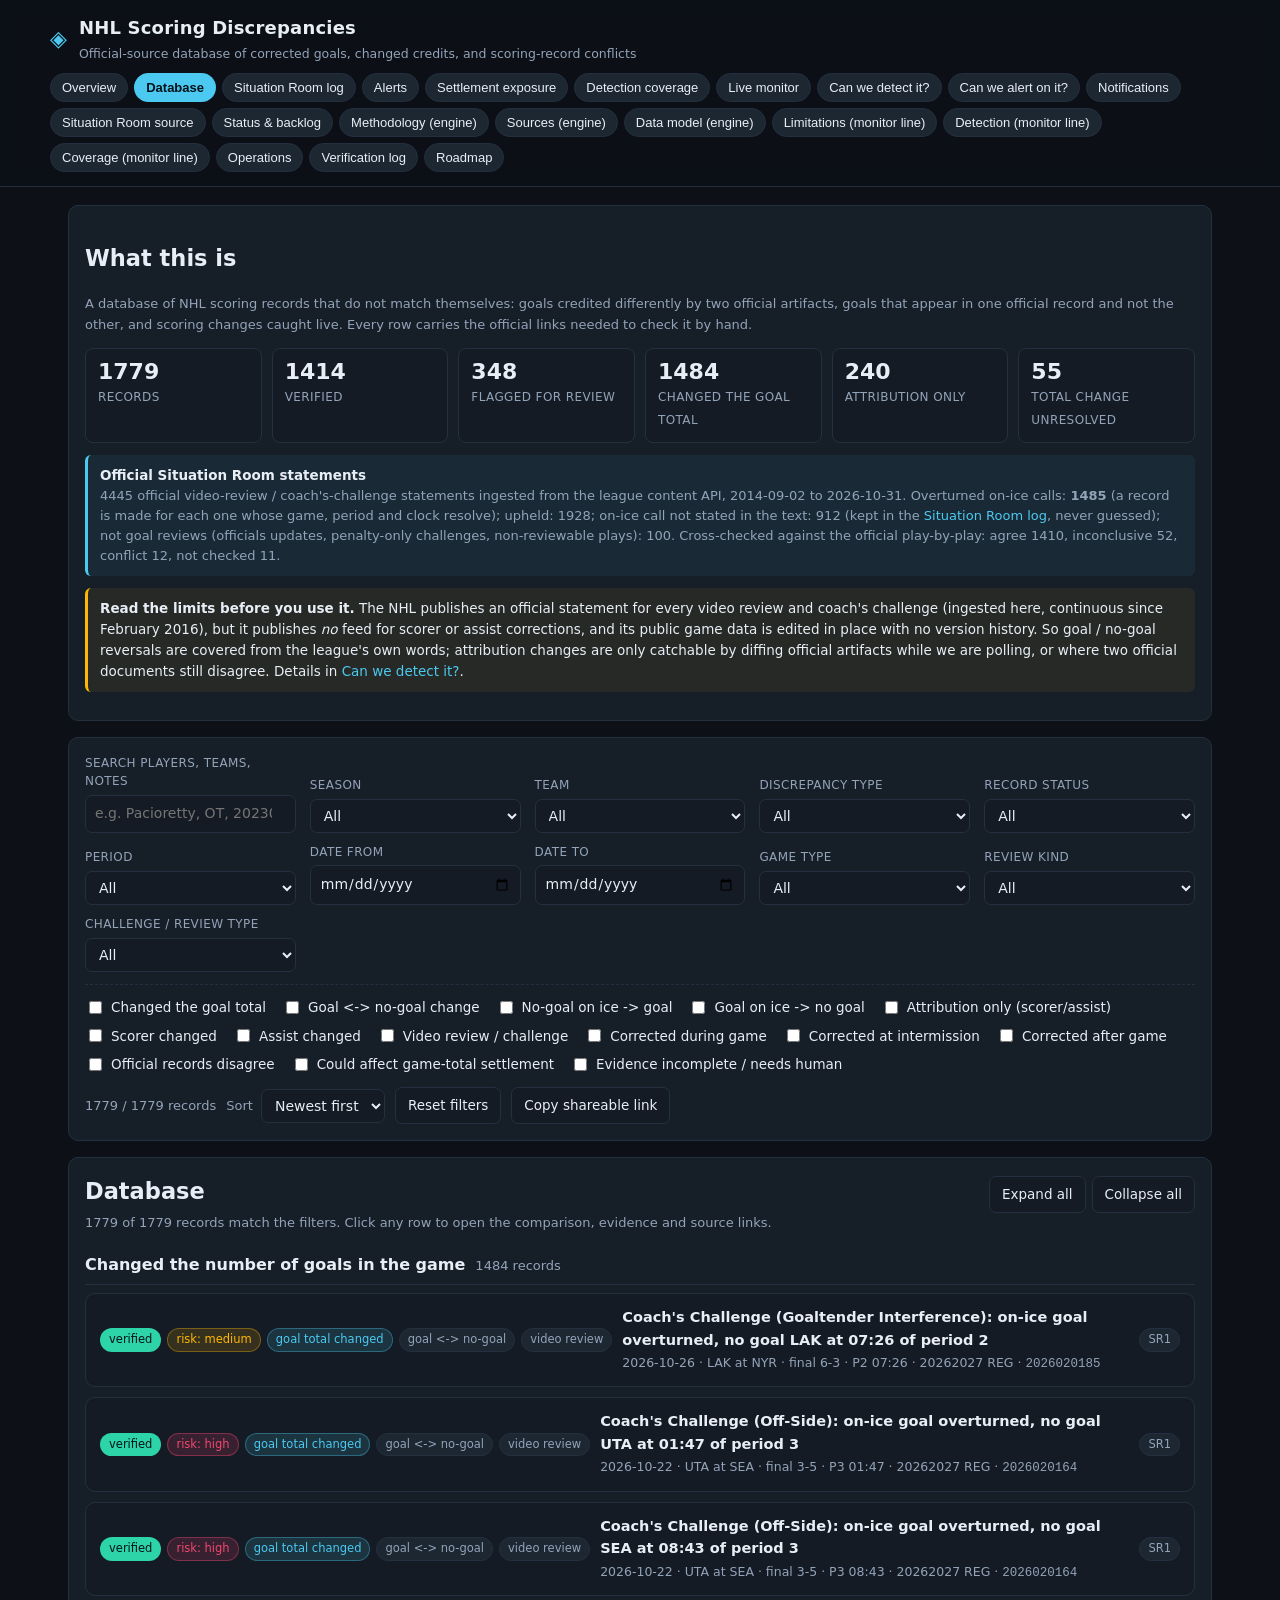
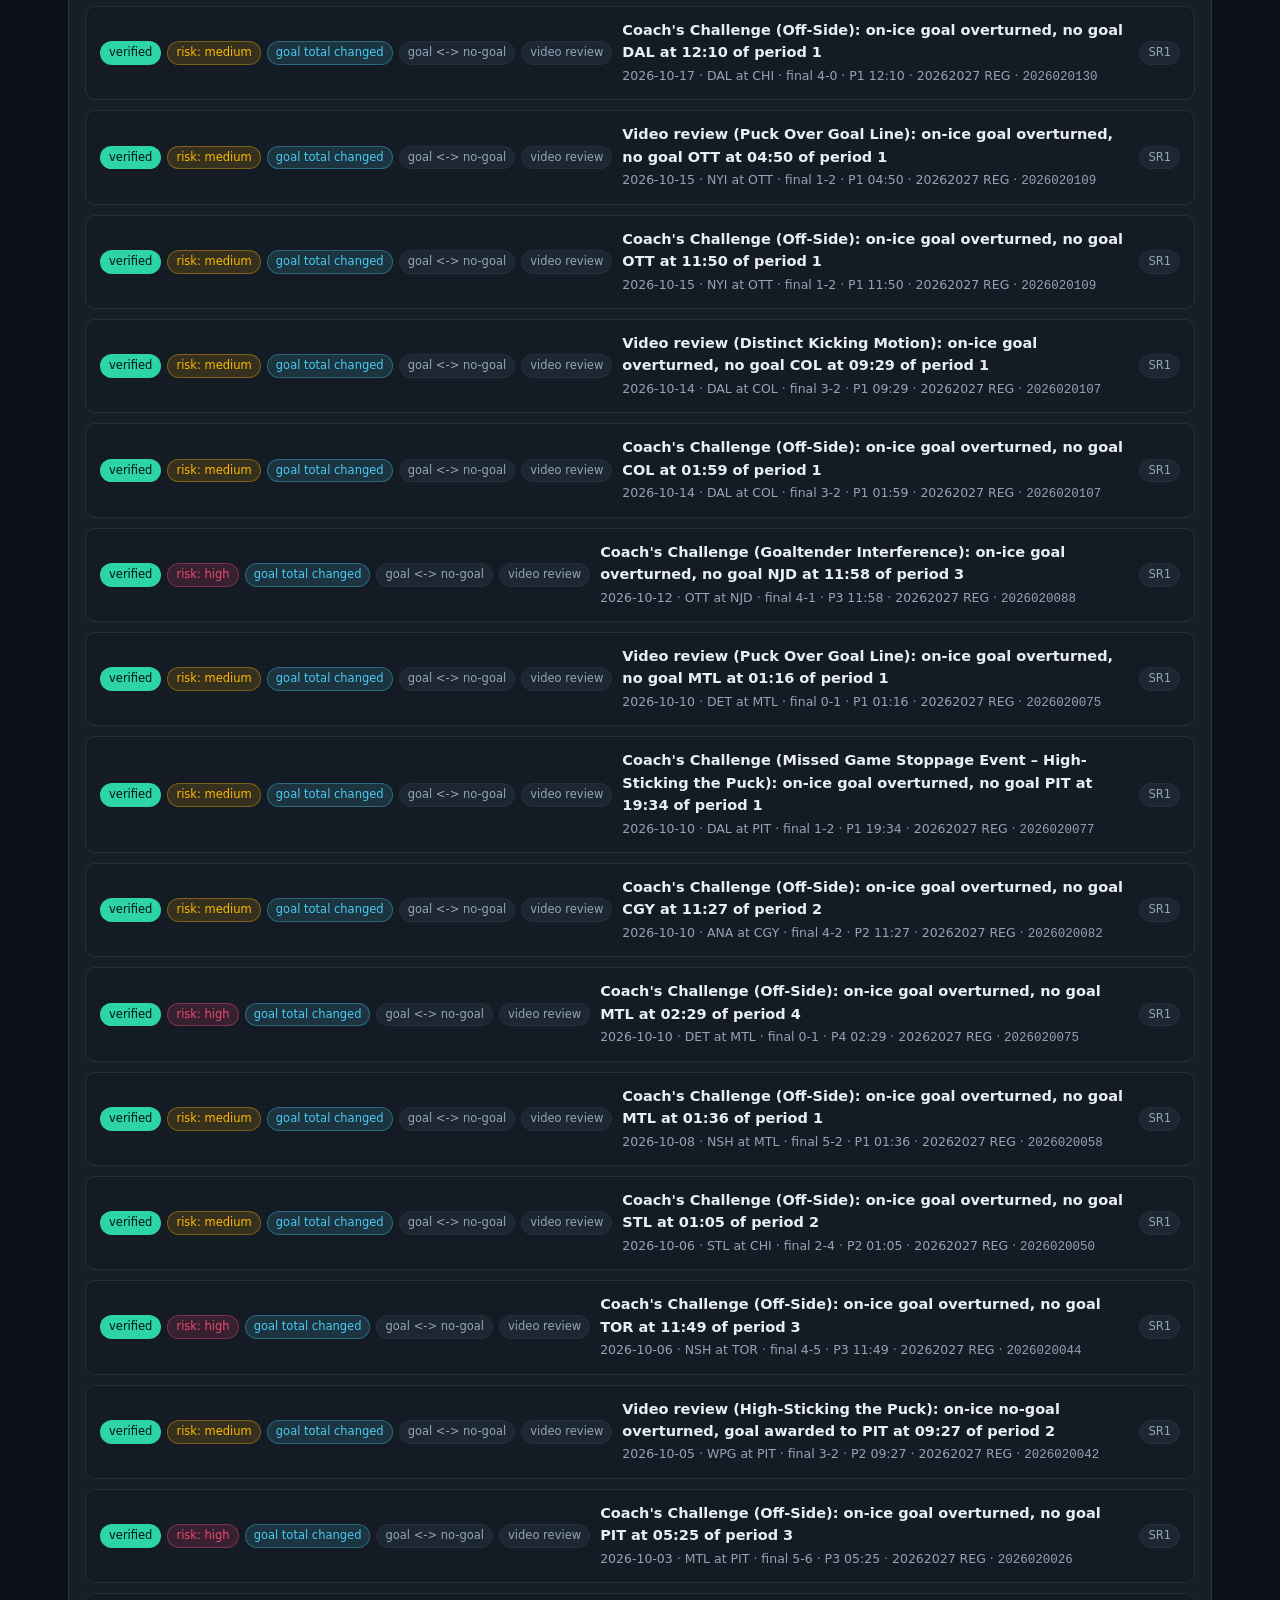
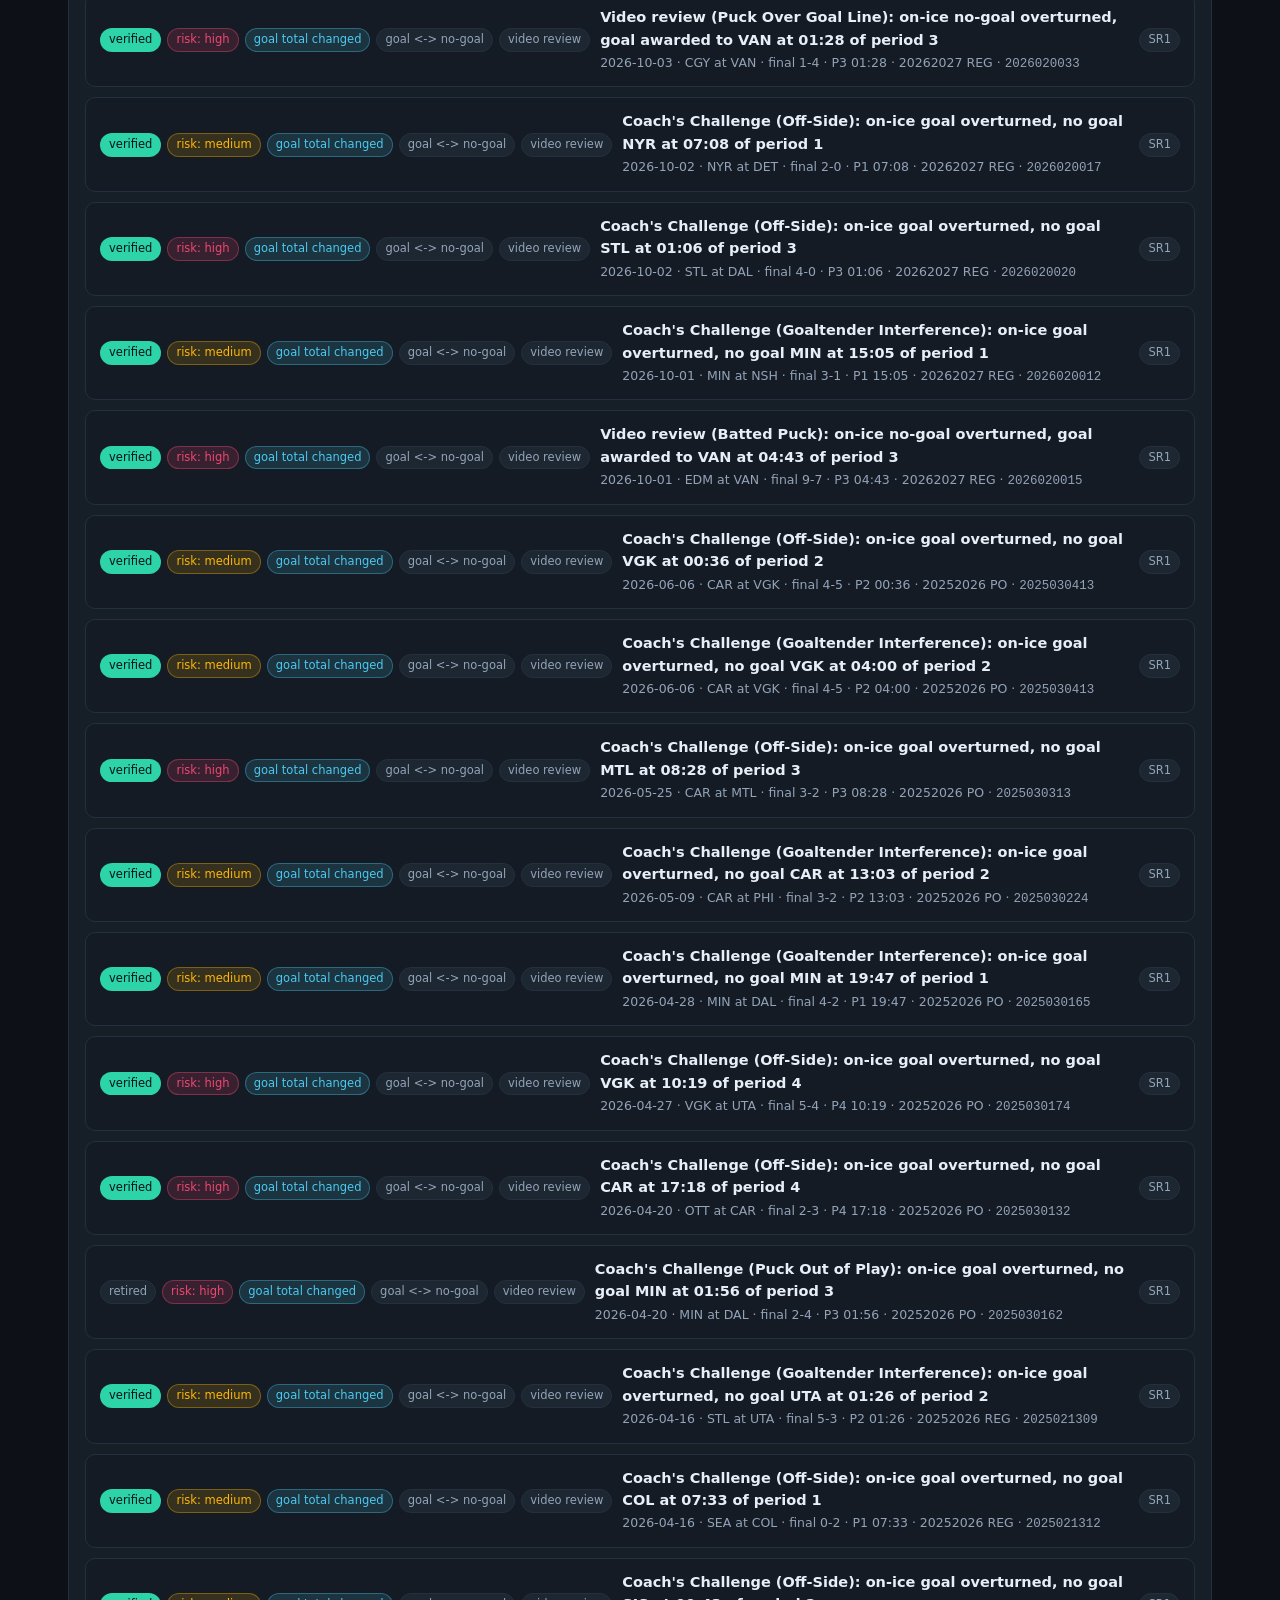
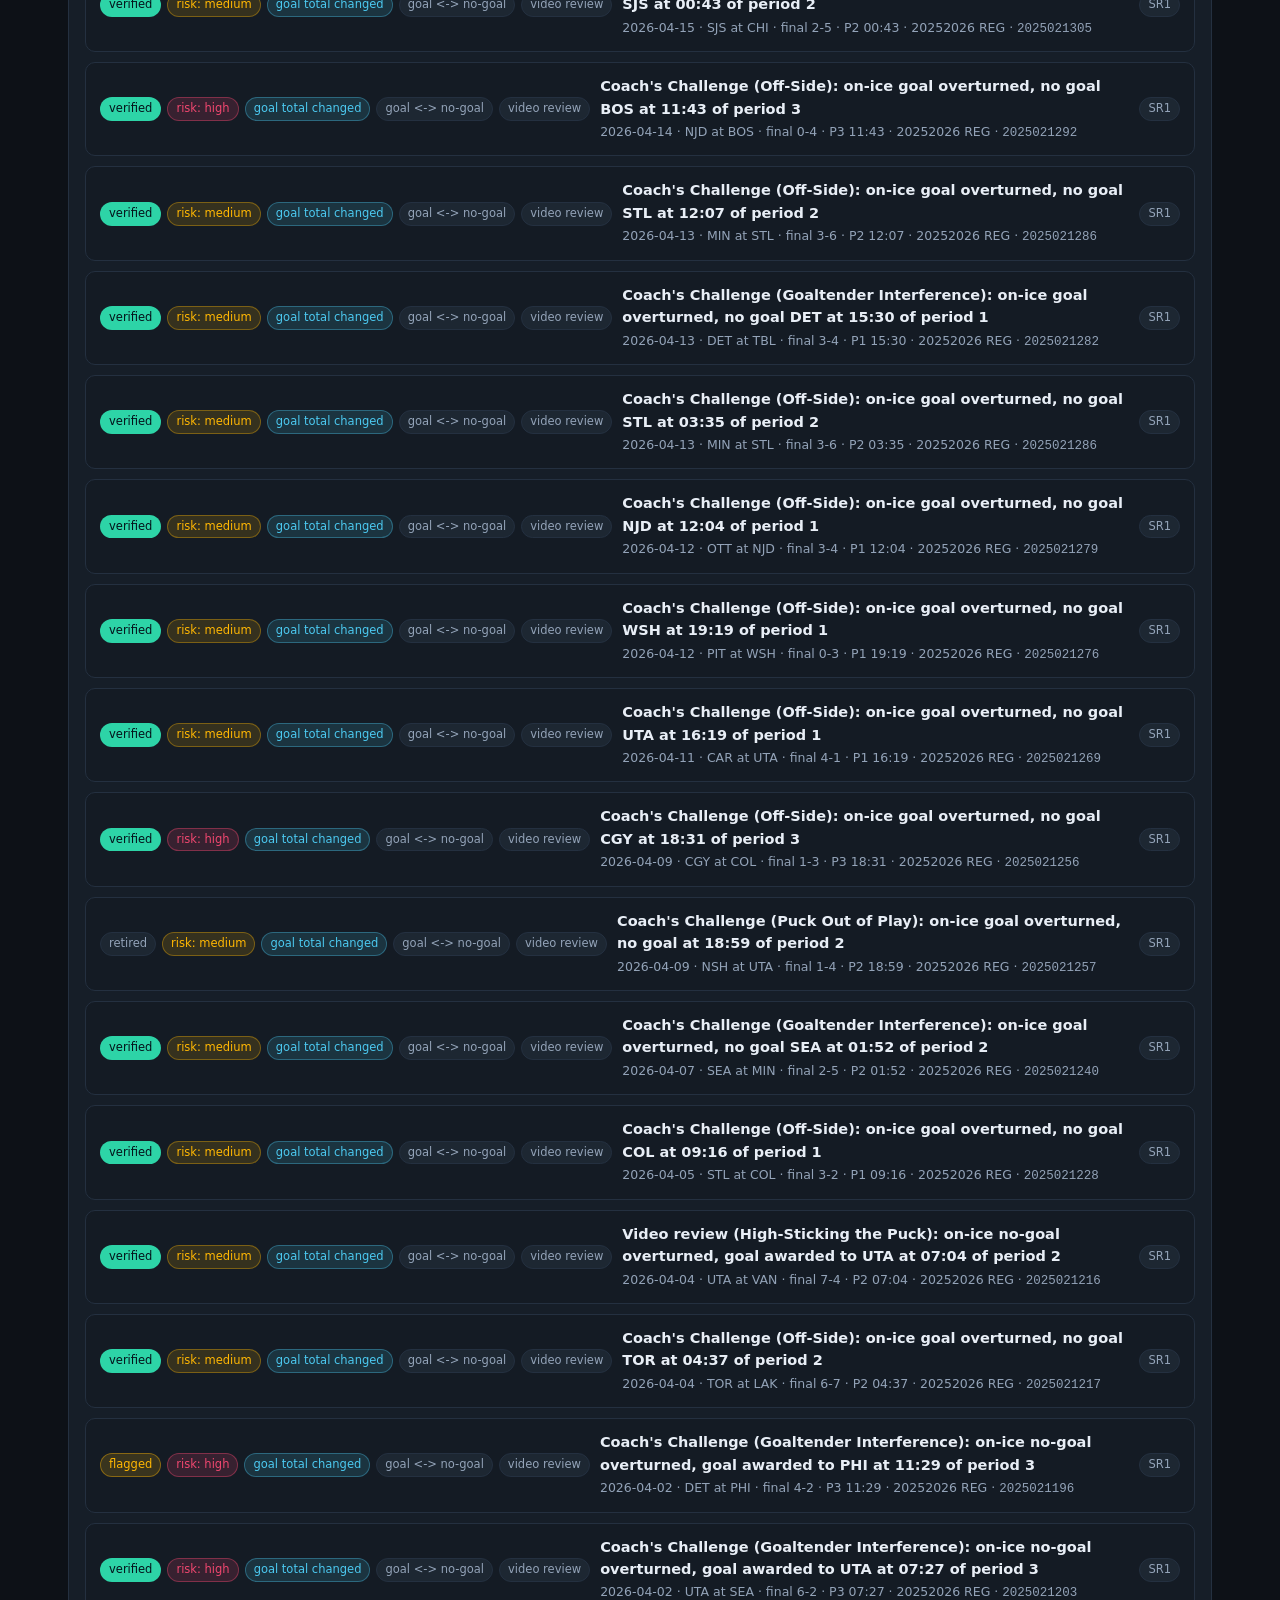
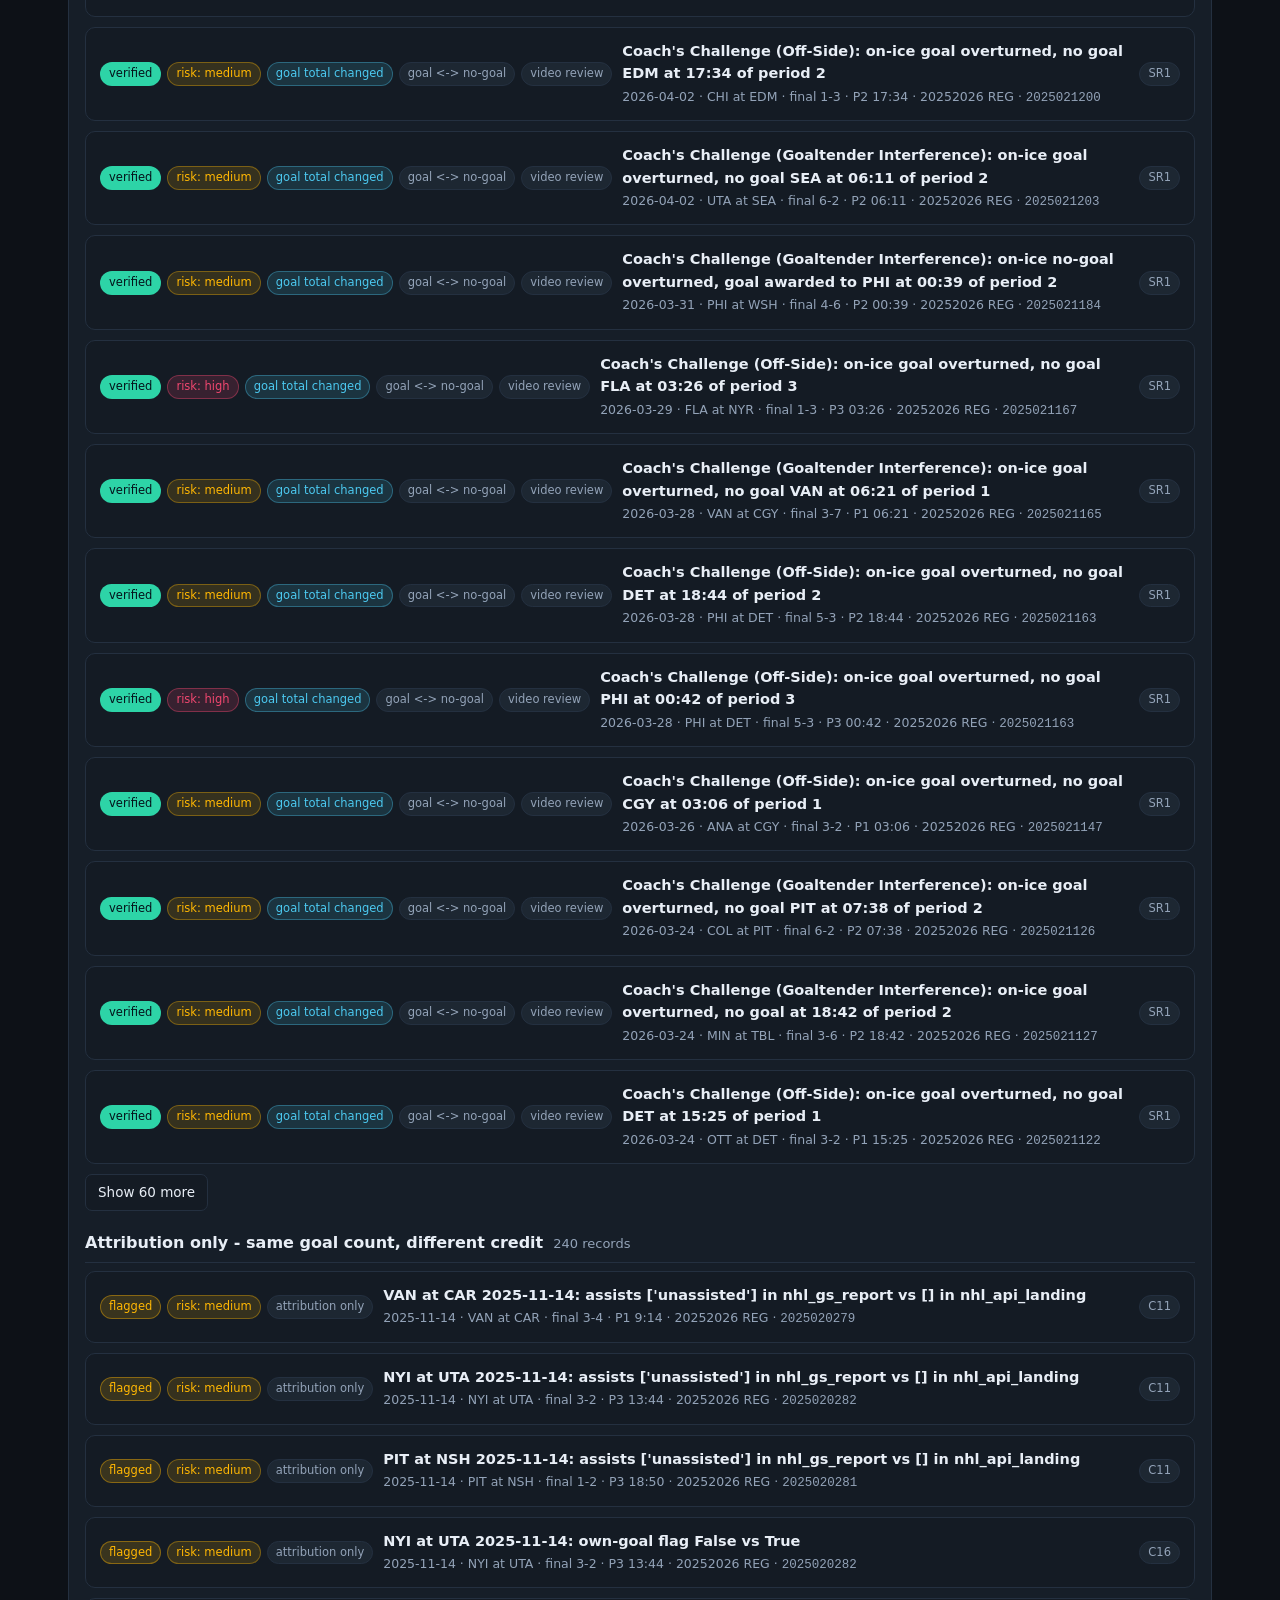
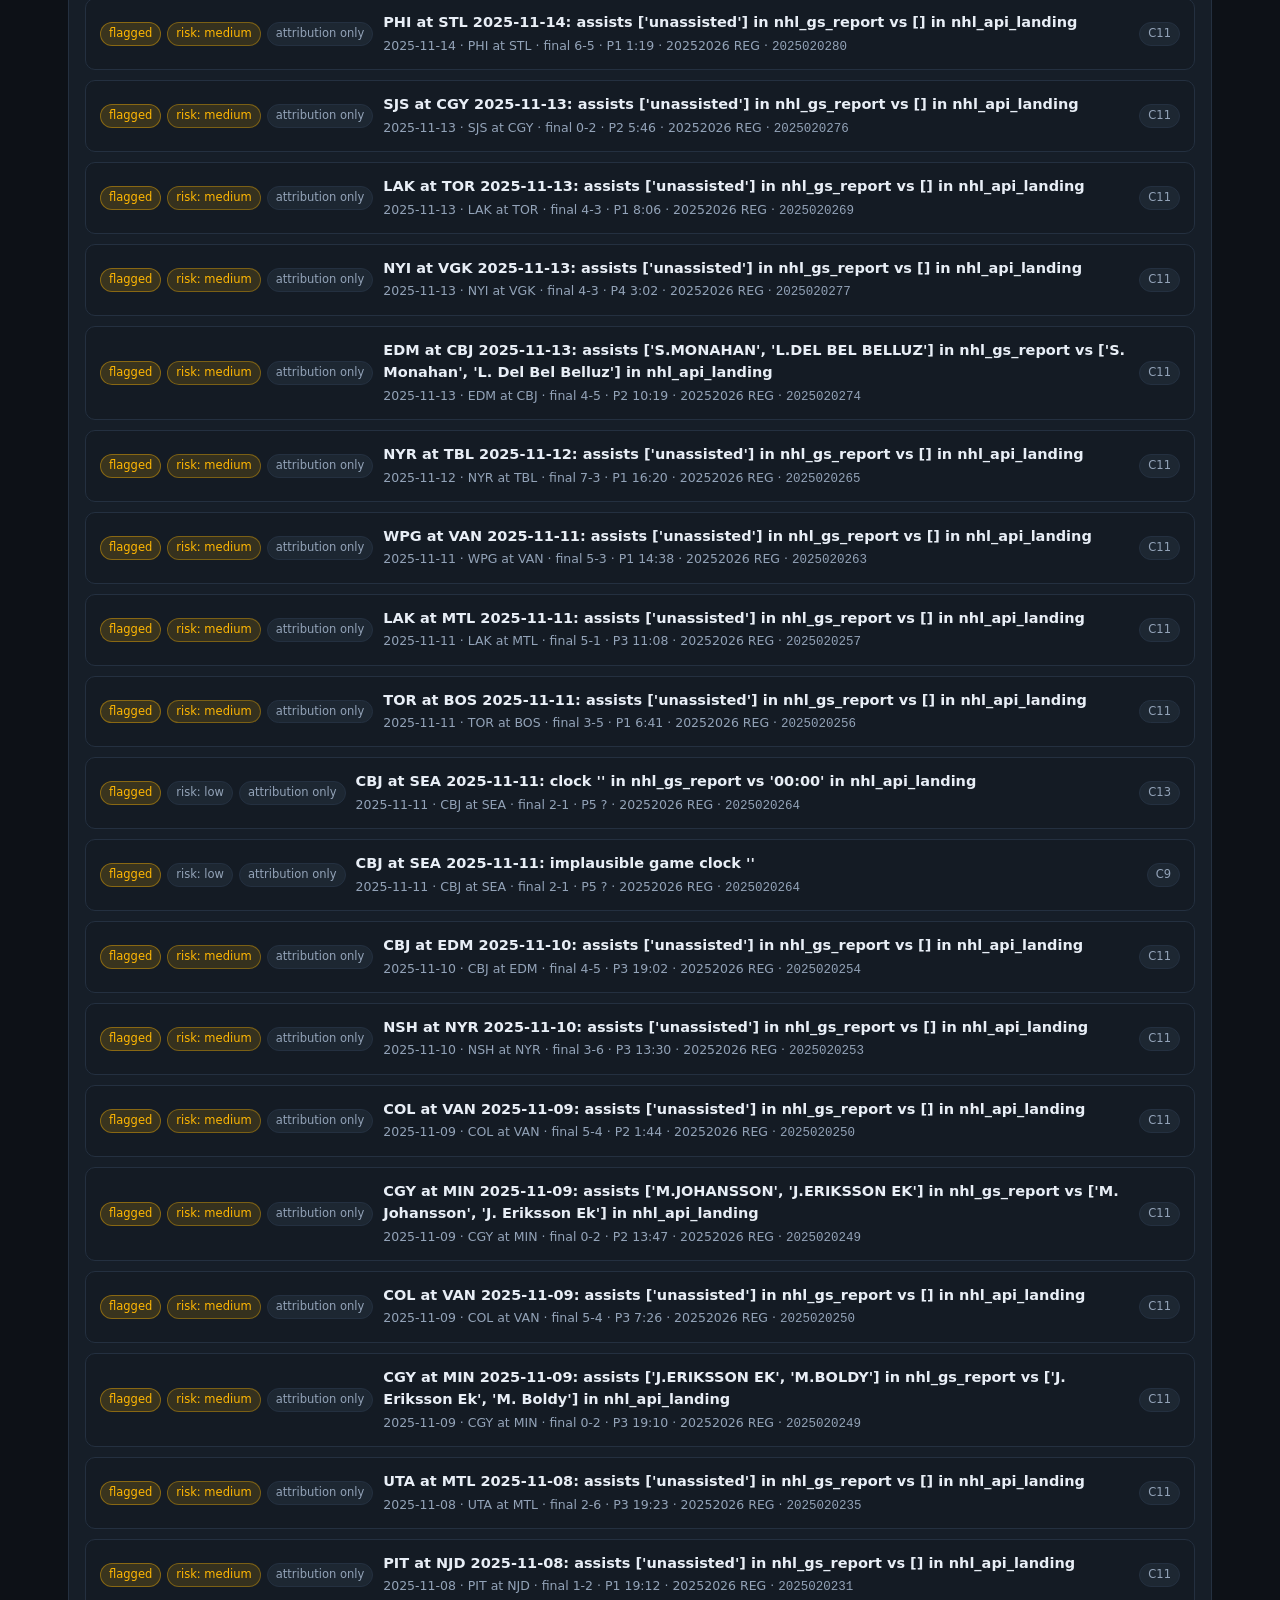
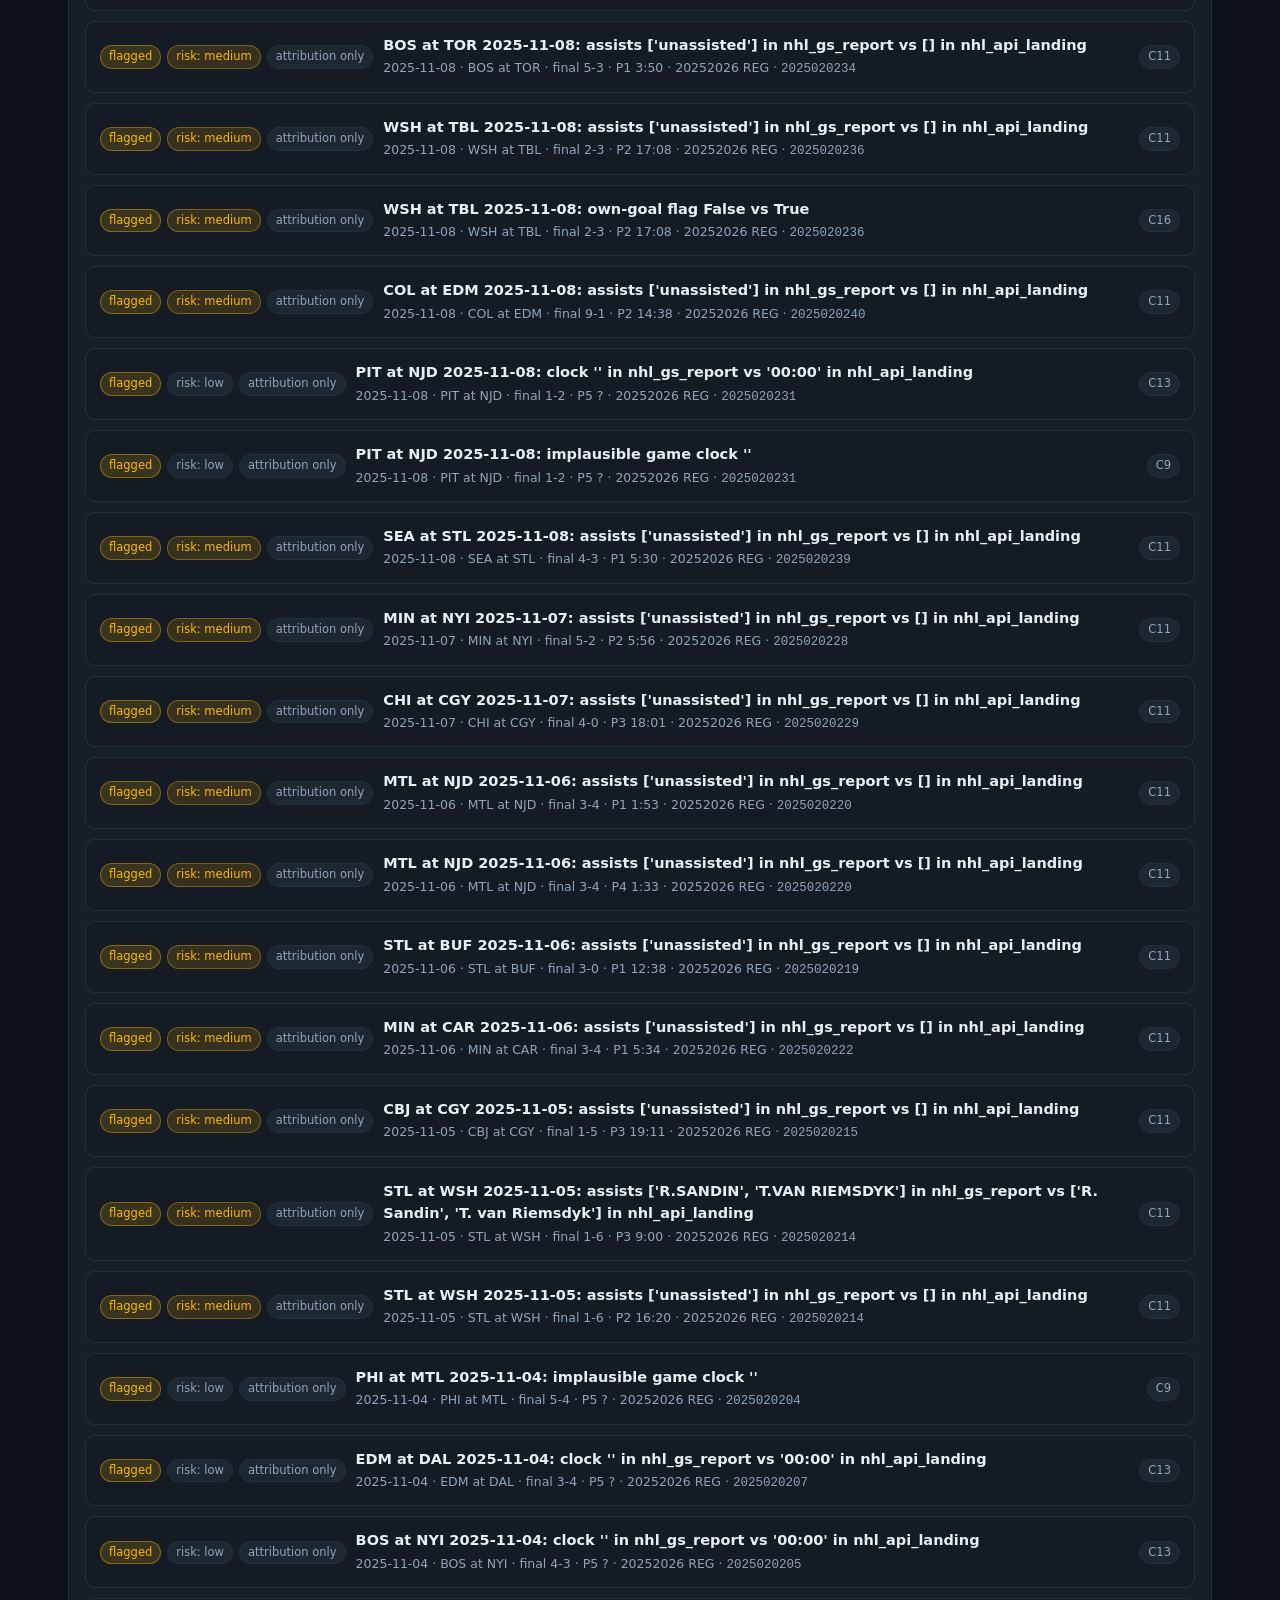
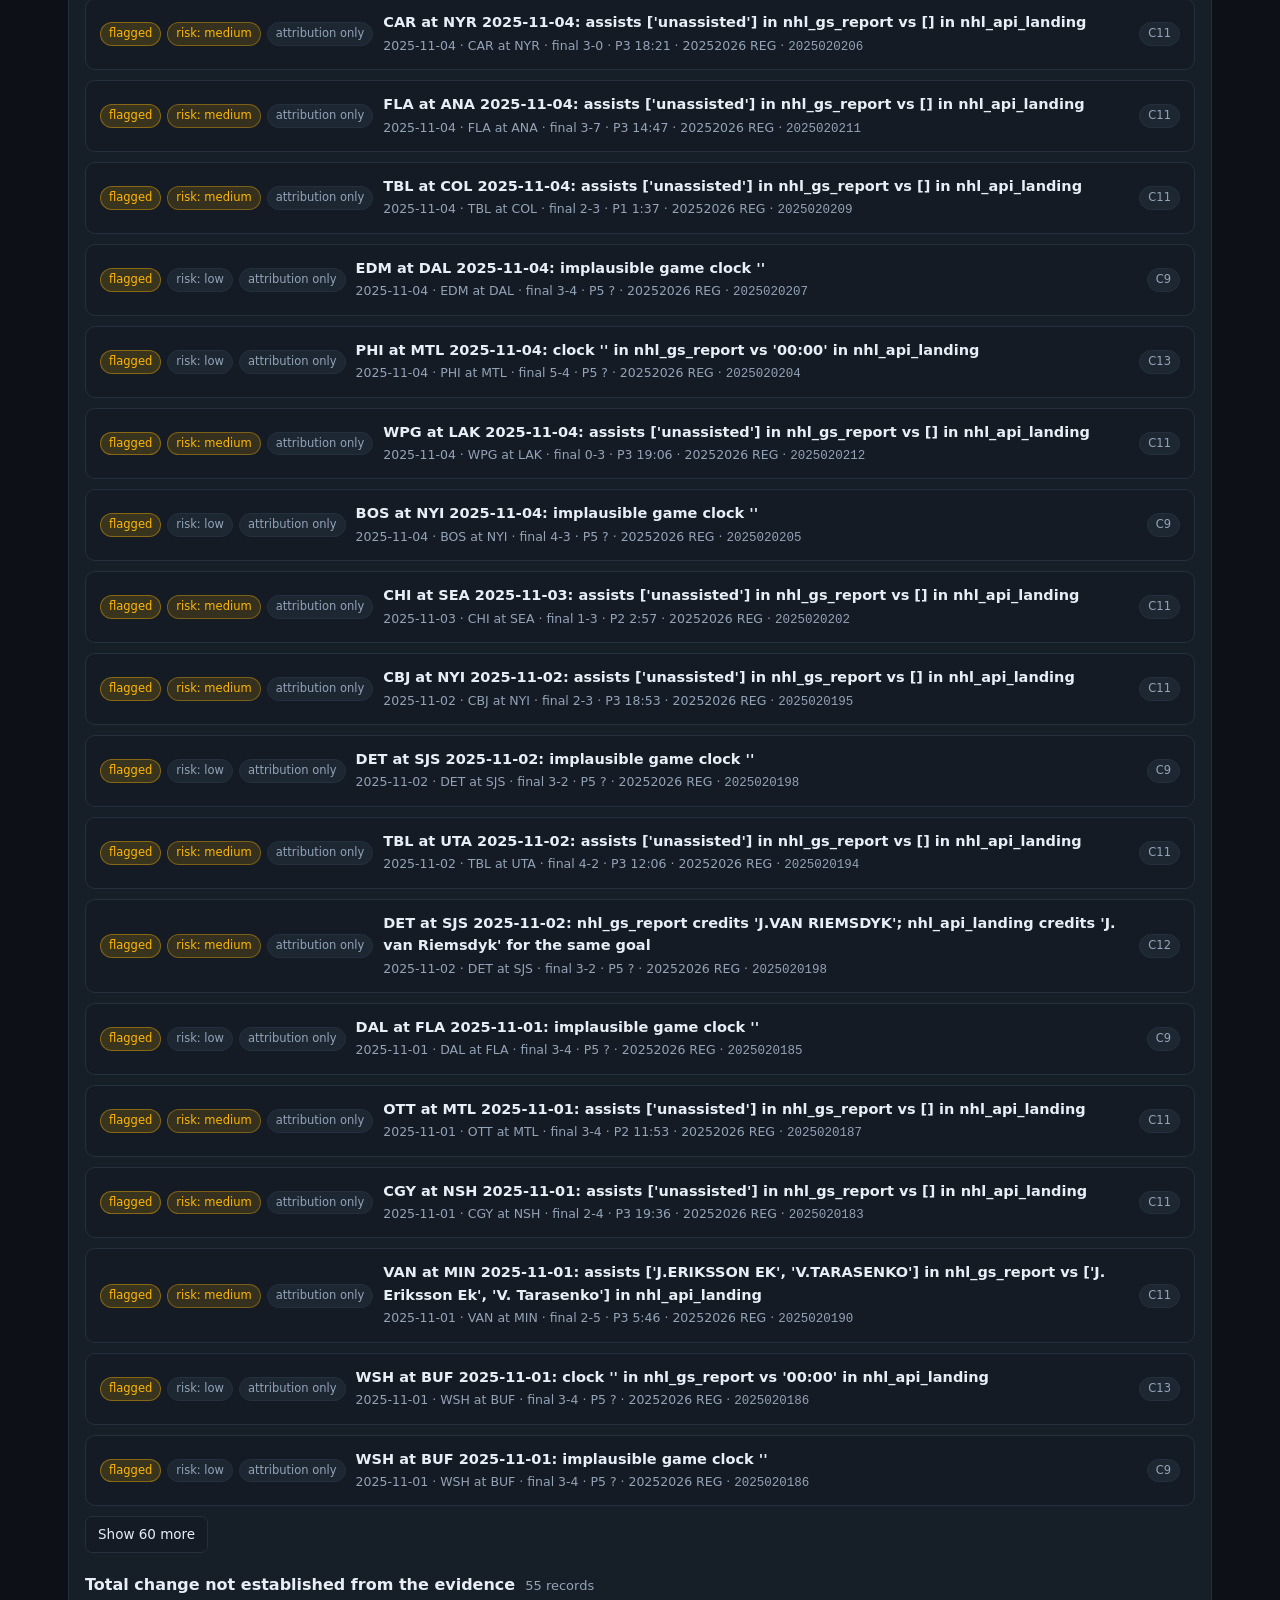
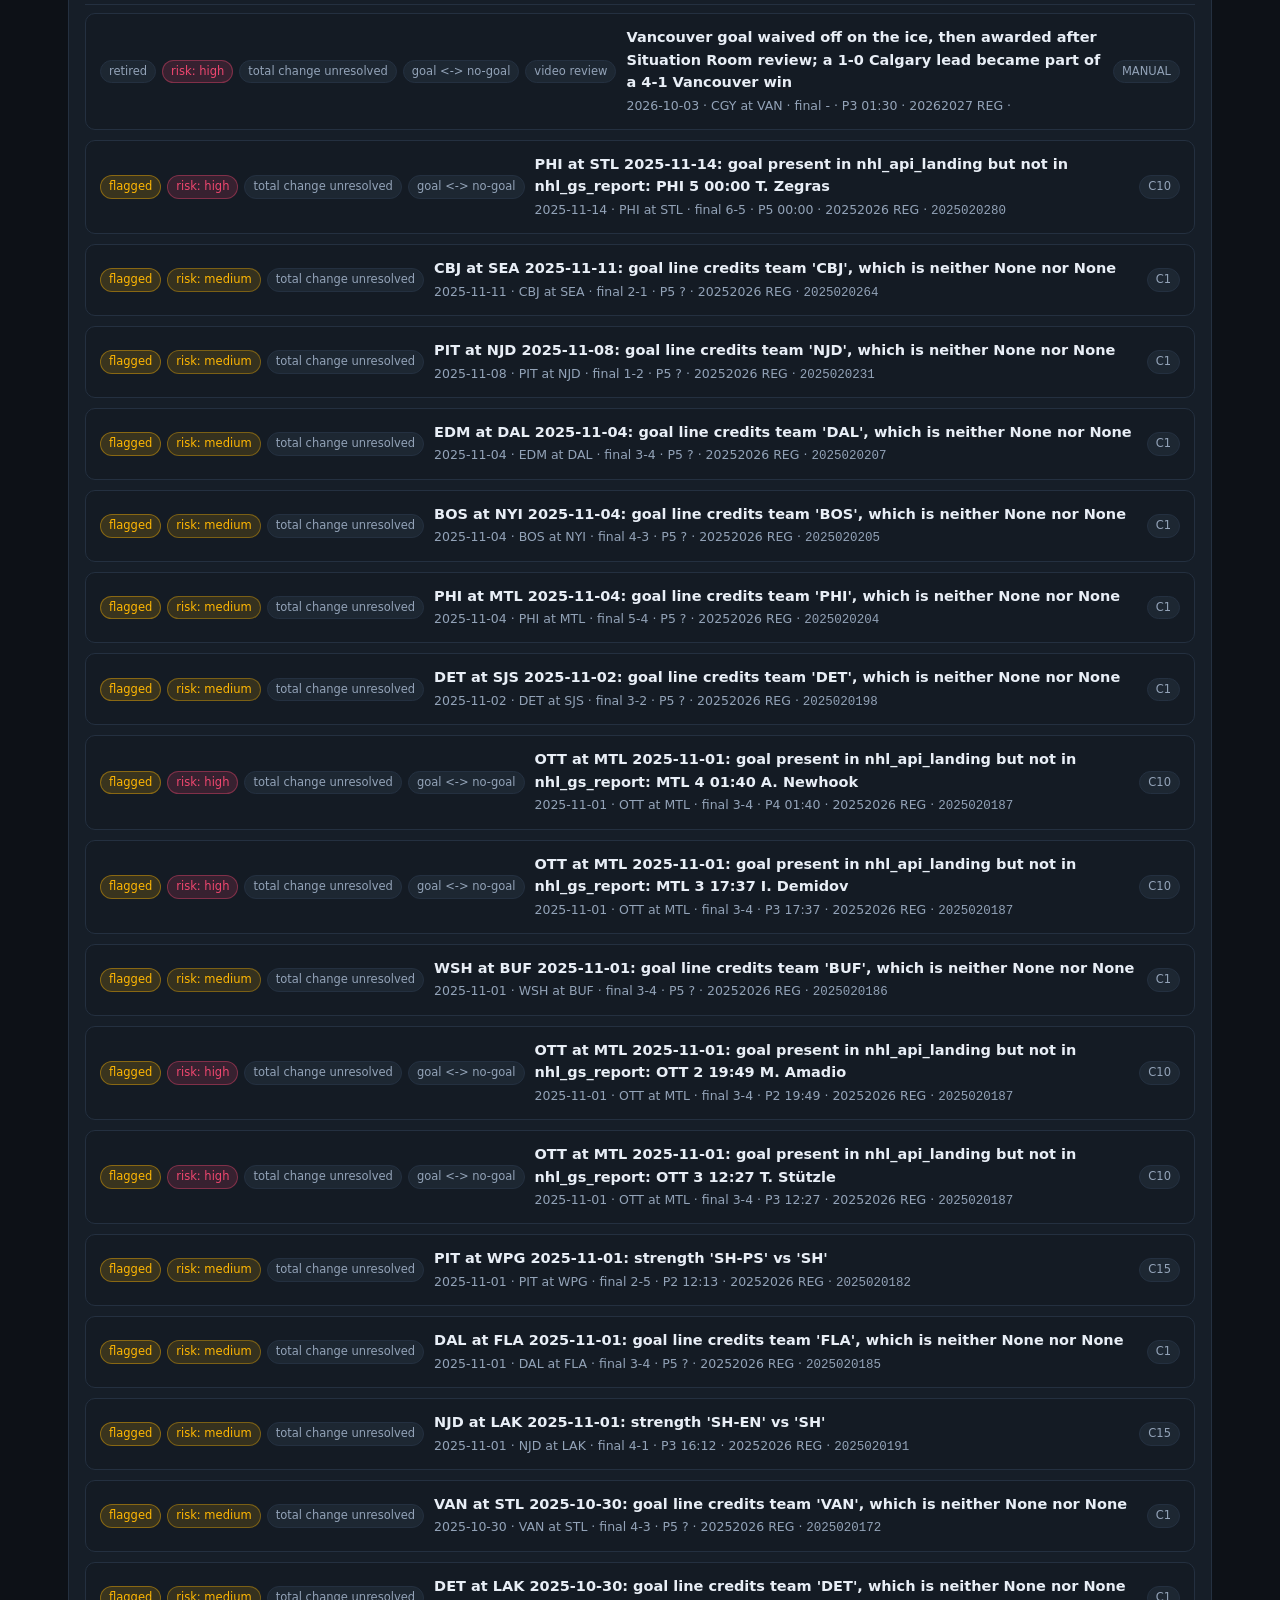
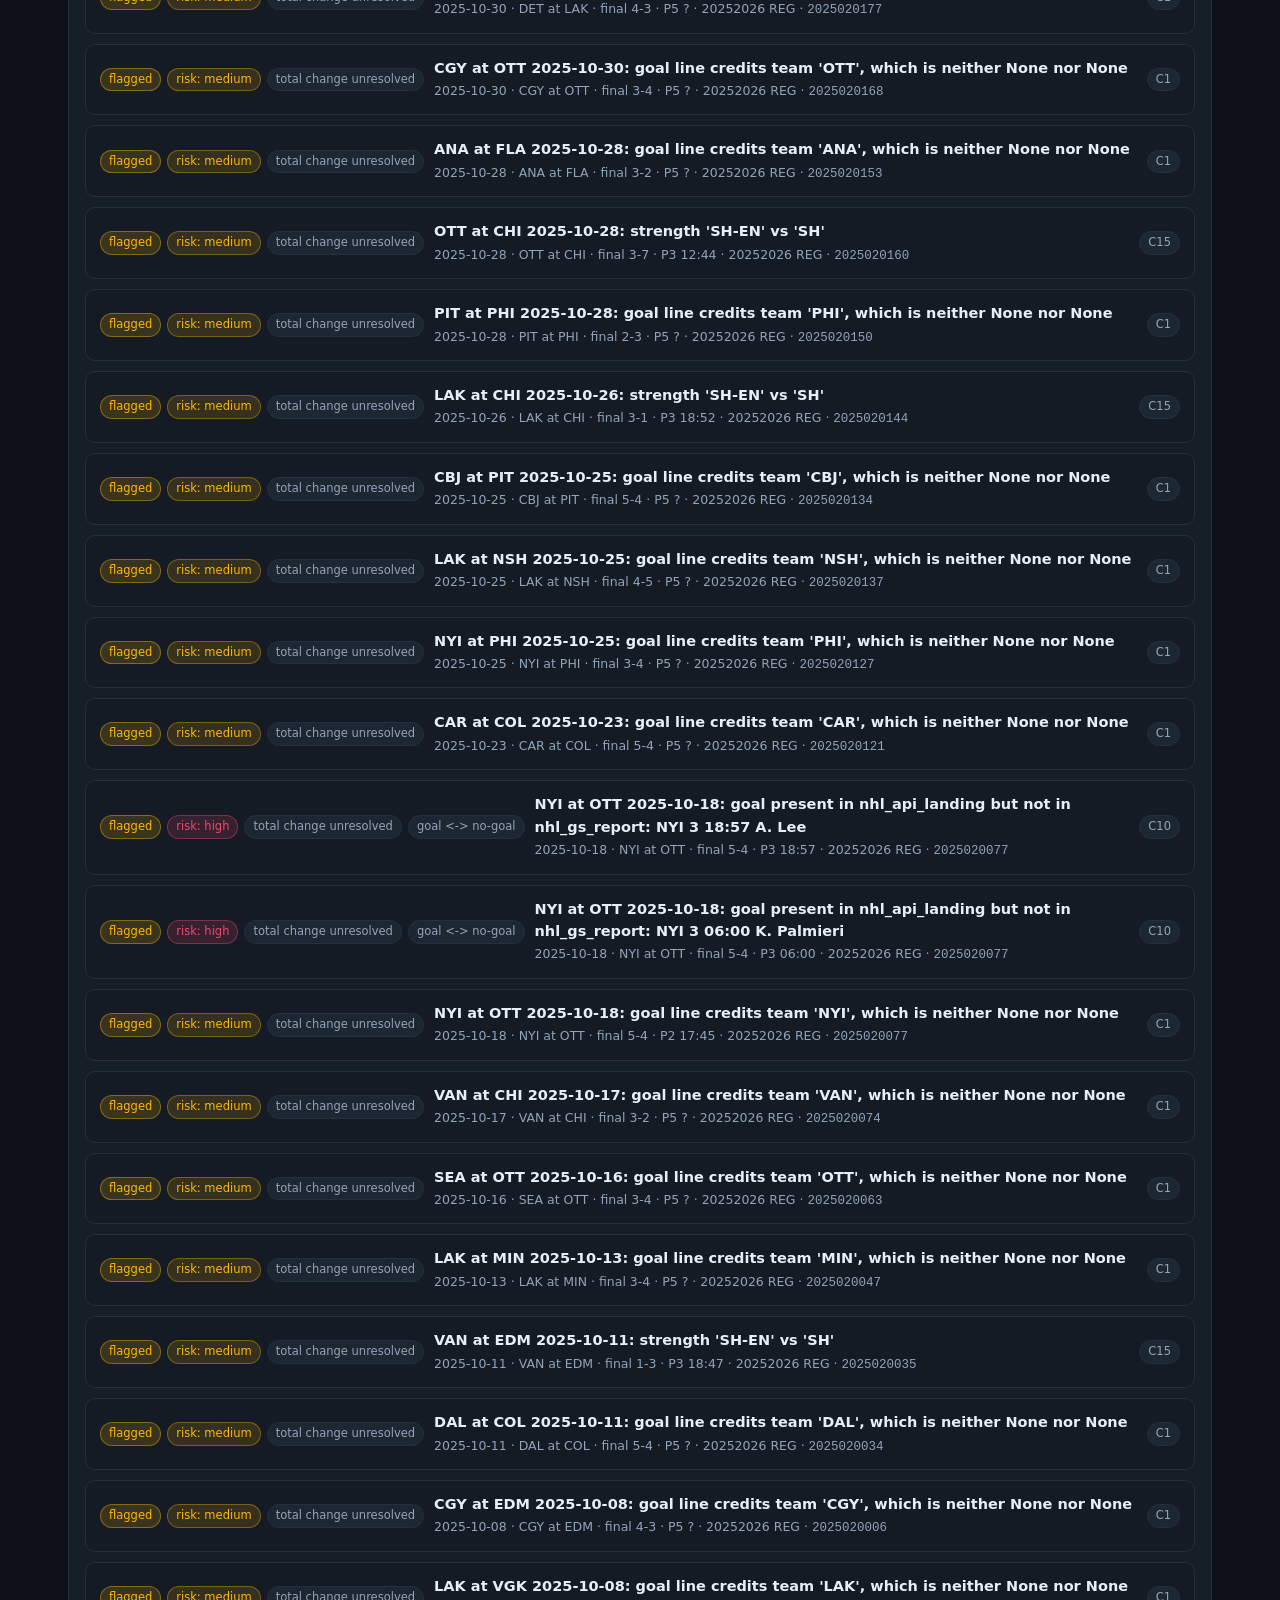
<file: index.html>
<!doctype html>
<html lang="en">
<head>
<meta charset="utf-8">
<meta name="viewport" content="width=device-width, initial-scale=1">
<title>NHL Scoring Discrepancy Database</title>
<meta name="description" content="Continuously updated database of NHL scoring discrepancies and corrections, detected from official NHL sources, with per-record source links.">
<link rel="stylesheet" href="styles.css">
</head>
<body>
<a class="skip" href="#main">Skip to content</a>
<header class="topbar">
  <div class="brand">
    <span class="logo" aria-hidden="true">◈</span>
    <div>
      <h1>NHL Scoring Discrepancies</h1>
      <p class="tagline">Official-source database of corrected goals, changed credits, and scoring-record conflicts</p>
    </div>
  </div>
  <nav id="nav" aria-label="Sections"></nav>
</header>
<main id="main">
  <section id="overview" class="panel"></section>
  <section id="filters" class="panel filters" hidden></section>
  <section id="results" class="panel results"></section>
</main>
<footer class="foot">
  <p>Built by <a href="https://github.com/buffedlizard55-lab/ScoringDiscrepNHL" target="_blank" rel="noopener noreferrer">ScoringDiscrepNHL</a>.
  Detection output is machine-generated from official NHL artifacts; every record links to the source that supports it and is
  flagged when the evidence is incomplete. Nothing on this site is an official NHL ruling.</p>
</footer>
<script src="data.js"></script>
<script src="app.js"></script>
</body>
</html>
</file>
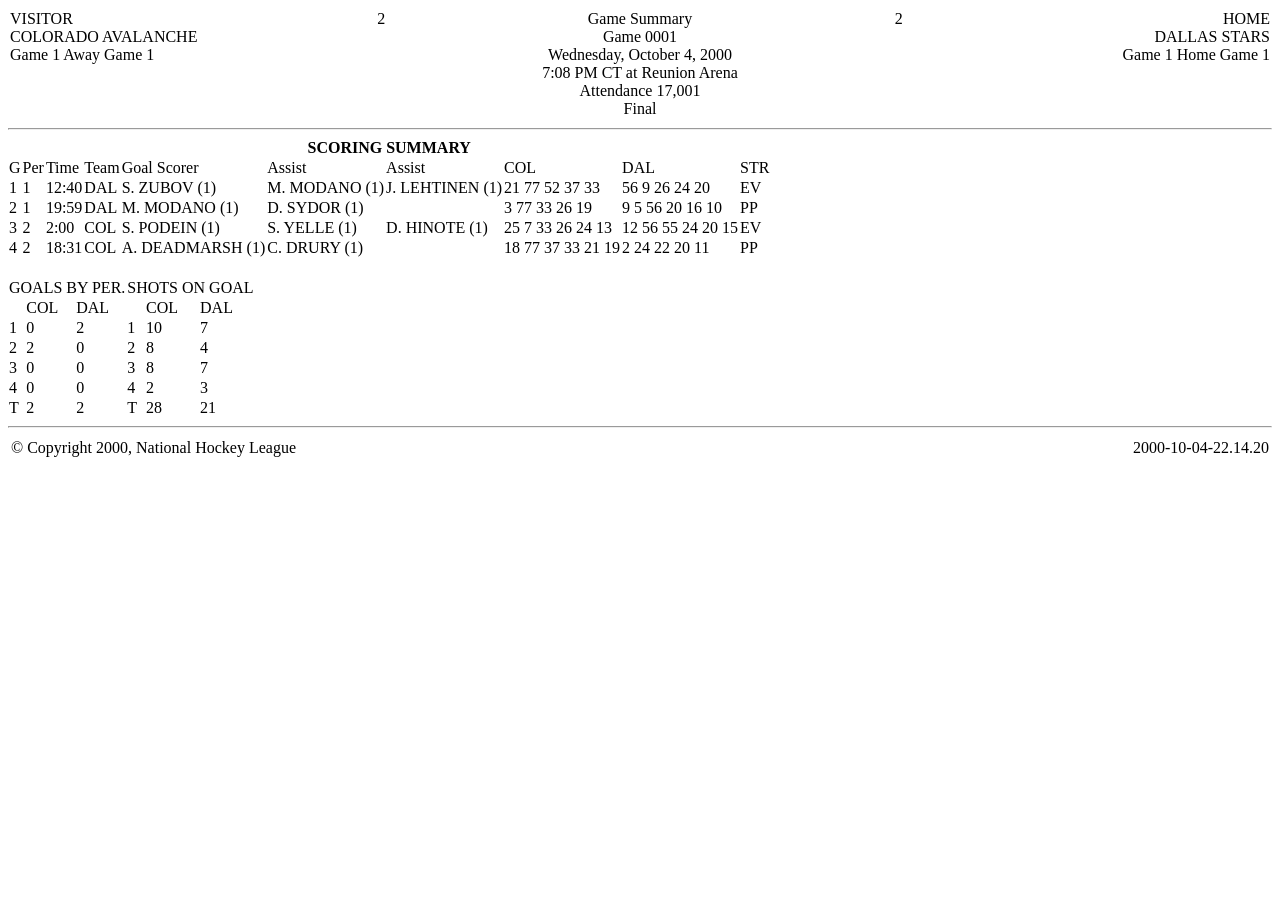
<file: tests/fixtures/official_2000020001_gs.htm>
<!--
Fixture provenance (read before trusting this file)
===================================================
Every value below (names, times, teams, on-ice numbers, footer timestamp) is
transcribed verbatim from the official NHL report:

  https://www.nhl.com/scores/htmlreports/20002001/GS020001.HTM
  retrieved 2026-10-07 by Arena agent mode; footer generation stamp:
  "2000-10-04-22.14.20"

What is NOT verbatim: the markup. The report was read through a page reader that
rendered the tables as markdown, so the <table>/<td> scaffolding here is
reconstructed around the real cell values. Consequence for CI: this fixture
proves the parser handles the real *value shapes* and column order of the legacy
layout; it does not prove it survives every quirk of the raw bytes (nested
tables, &nbsp; runs, charset). The scan job therefore has to assert parse
success per game and report unreadable games instead of trusting a clean result.

Only the SCORING SUMMARY and footer blocks are reproduced; penalty/goalie blocks
are omitted because the parser does not read them.
-->
<!doctype html>
<html><head><meta charset="iso-8859-1"><title>Game Summary</title></head>
<body bgcolor="#ffffff" text="#000000">
<table border=0 cellpadding=2 cellspacing=0 width="100%">
  <tr>
    <td valign=top align=left width="25%">VISITOR<br>COLORADO AVALANCHE<br>Game 1 Away Game 1</td>
    <td valign=top align=right width="5%">2</td>
    <td valign=top align=center width="40%">Game Summary<br>Game 0001<br>
        Wednesday, October 4, 2000<br>7:08 PM CT at Reunion Arena<br>Attendance 17,001<br>Final</td>
    <td valign=top align=left width="5%">2</td>
    <td valign=top align=right width="25%">HOME<br>DALLAS STARS<br>Game 1 Home Game 1</td>
  </tr>
</table>
<hr>
<table border=0 cellpadding=1 cellspacing=0>
  <tr><td align=center colspan=10><b>SCORING SUMMARY</b></td></tr>
  <tr>
    <td>G</td><td>Per</td><td>Time</td><td>Team</td><td>Goal Scorer</td>
    <td>Assist</td><td>Assist</td><td>COL</td><td>DAL</td><td>STR</td>
  </tr>
  <tr>
    <td>1</td><td>1</td><td>12:40</td><td>DAL</td><td>S. ZUBOV (1)</td>
    <td>M. MODANO (1)</td><td>J. LEHTINEN (1)</td>
    <td>21 77 52 37 33</td><td>56 9 26 24 20</td><td>EV</td>
  </tr>
  <tr>
    <td>2</td><td>1</td><td>19:59</td><td>DAL</td><td>M. MODANO (1)</td>
    <td>D. SYDOR (1)</td><td>&nbsp;</td>
    <td>3 77 33 26 19</td><td>9 5 56 20 16 10</td><td>PP</td>
  </tr>
  <tr>
    <td>3</td><td>2</td><td>2:00</td><td>COL</td><td>S. PODEIN (1)</td>
    <td>S. YELLE (1)</td><td>D. HINOTE (1)</td>
    <td>25 7 33 26 24 13</td><td>12 56 55 24 20 15</td><td>EV</td>
  </tr>
  <tr>
    <td>4</td><td>2</td><td>18:31</td><td>COL</td><td>A. DEADMARSH (1)</td>
    <td>C. DRURY (1)</td><td>&nbsp;</td>
    <td>18 77 37 33 21 19</td><td>2 24 22 20 11</td><td>PP</td>
  </tr>
  <tr><td>&nbsp;</td><td>&nbsp;</td><td>&nbsp;</td><td>&nbsp;</td><td>&nbsp;</td><td>&nbsp;</td><td>&nbsp;</td><td>&nbsp;</td><td>&nbsp;</td><td>&nbsp;</td></tr>
</table>
<table border=0 cellpadding=1 cellspacing=0>
  <tr><td colspan=3>GOALS BY PER.</td><td colspan=3>SHOTS ON GOAL</td></tr>
  <tr><td>&nbsp;</td><td>COL</td><td>DAL</td><td>&nbsp;</td><td>COL</td><td>DAL</td></tr>
  <tr><td>1</td><td>0</td><td>2</td><td>1</td><td>10</td><td>7</td></tr>
  <tr><td>2</td><td>2</td><td>0</td><td>2</td><td>8</td><td>4</td></tr>
  <tr><td>3</td><td>0</td><td>0</td><td>3</td><td>8</td><td>7</td></tr>
  <tr><td>4</td><td>0</td><td>0</td><td>4</td><td>2</td><td>3</td></tr>
  <tr><td>T</td><td>2</td><td>2</td><td>T</td><td>28</td><td>21</td></tr>
</table>
<hr>
<table border=0 width="100%"><tr>
  <td>&copy; Copyright 2000, National Hockey League</td>
  <td align=right>2000-10-04-22.14.20</td>
</tr></table>
</body></html>
</file>
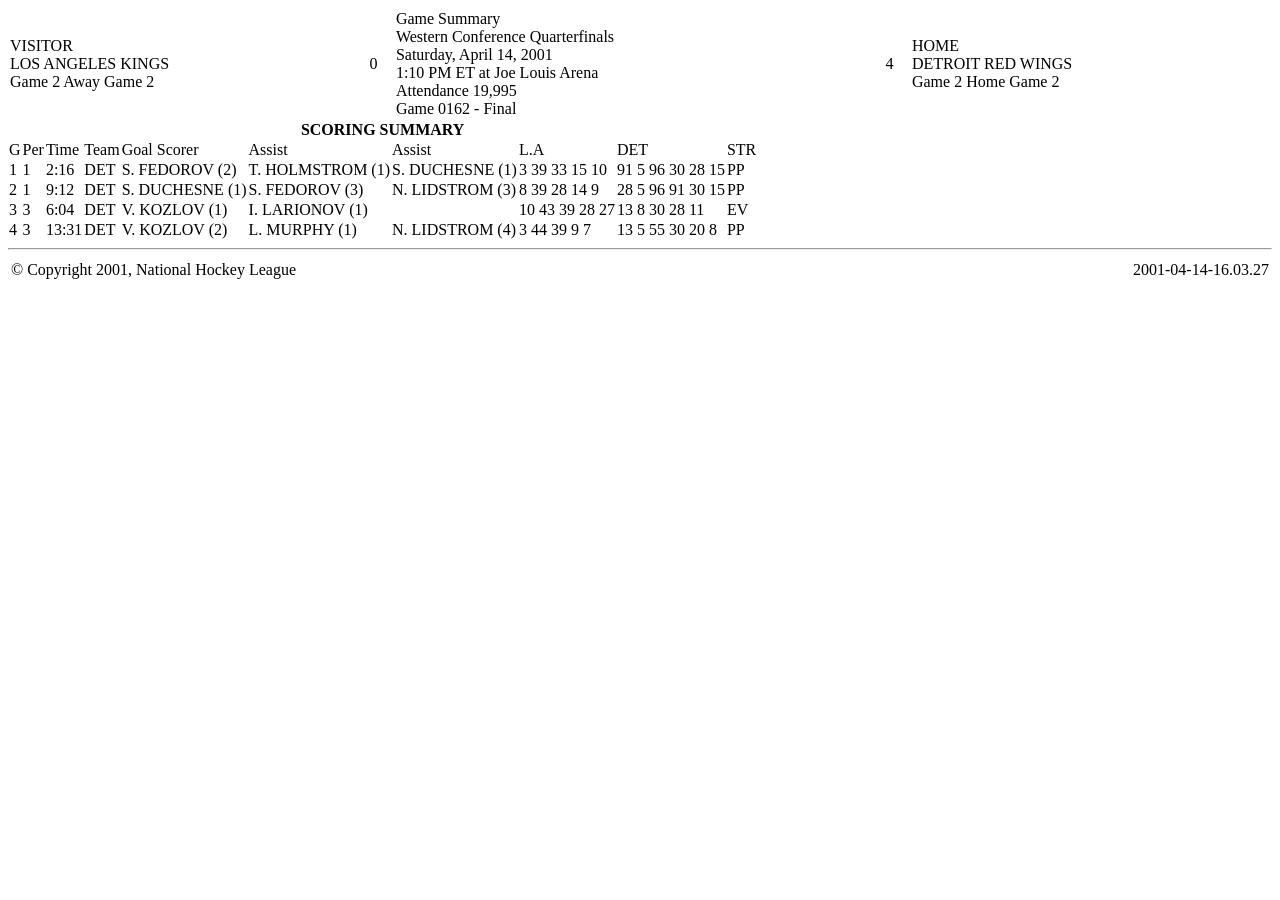
<file: tests/fixtures/official_2000030162_gs.htm>
<!--
Fixture: control pair for the cross-source check.
Values transcribed verbatim from
  https://www.nhl.com/scores/htmlreports/20002001/GS030162.HTM
  (retrieved 2026-10-07; footer stamp "2001-04-14-16.03.27")
paired with tests/fixtures/official_2000030162_api_landing_excerpt.json.
Markup scaffolding is reconstructed (see the note in the 2000020001 fixture).
Purpose: this game is the anti-false-positive regression. The GS report and the
API agree on all four goals, so the detector must return ZERO findings here.
-->
<!doctype html>
<html><head><meta charset="iso-8859-1"><title>Game Summary</title></head><body>
<table border=0 cellpadding=2 cellspacing=0 width="100%"><tr>
  <td>VISITOR<br>LOS ANGELES KINGS<br>Game 2 Away Game 2</td>
  <td>0</td>
  <td>Game Summary<br>Western Conference Quarterfinals<br>Saturday, April 14, 2001<br>1:10 PM ET at Joe Louis Arena<br>Attendance 19,995<br>Game 0162 - Final</td>
  <td>4</td>
  <td>HOME<br>DETROIT RED WINGS<br>Game 2 Home Game 2</td>
</tr></table>
<table border=0 cellpadding=1 cellspacing=0>
  <tr><td align=center colspan=10><b>SCORING SUMMARY</b></td></tr>
  <tr><td>G</td><td>Per</td><td>Time</td><td>Team</td><td>Goal Scorer</td><td>Assist</td><td>Assist</td><td>L.A</td><td>DET</td><td>STR</td></tr>
  <tr><td>1</td><td>1</td><td>2:16</td><td>DET</td><td>S. FEDOROV (2)</td><td>T. HOLMSTROM (1)</td><td>S. DUCHESNE (1)</td><td>3 39 33 15 10</td><td>91 5 96 30 28 15</td><td>PP</td></tr>
  <tr><td>2</td><td>1</td><td>9:12</td><td>DET</td><td>S. DUCHESNE (1)</td><td>S. FEDOROV (3)</td><td>N. LIDSTROM (3)</td><td>8 39 28 14 9</td><td>28 5 96 91 30 15</td><td>PP</td></tr>
  <tr><td>3</td><td>3</td><td>6:04</td><td>DET</td><td>V. KOZLOV (1)</td><td>I. LARIONOV (1)</td><td>&nbsp;</td><td>10 43 39 28 27</td><td>13 8 30 28 11</td><td>EV</td></tr>
  <tr><td>4</td><td>3</td><td>13:31</td><td>DET</td><td>V. KOZLOV (2)</td><td>L. MURPHY (1)</td><td>N. LIDSTROM (4)</td><td>3 44 39 9 7</td><td>13 5 55 30 20 8</td><td>PP</td></tr>
</table>
<hr>
<table border=0 width="100%"><tr><td>&copy; Copyright 2001, National Hockey League</td><td align=right>2001-04-14-16.03.27</td></tr></table>
</body></html>
</file>
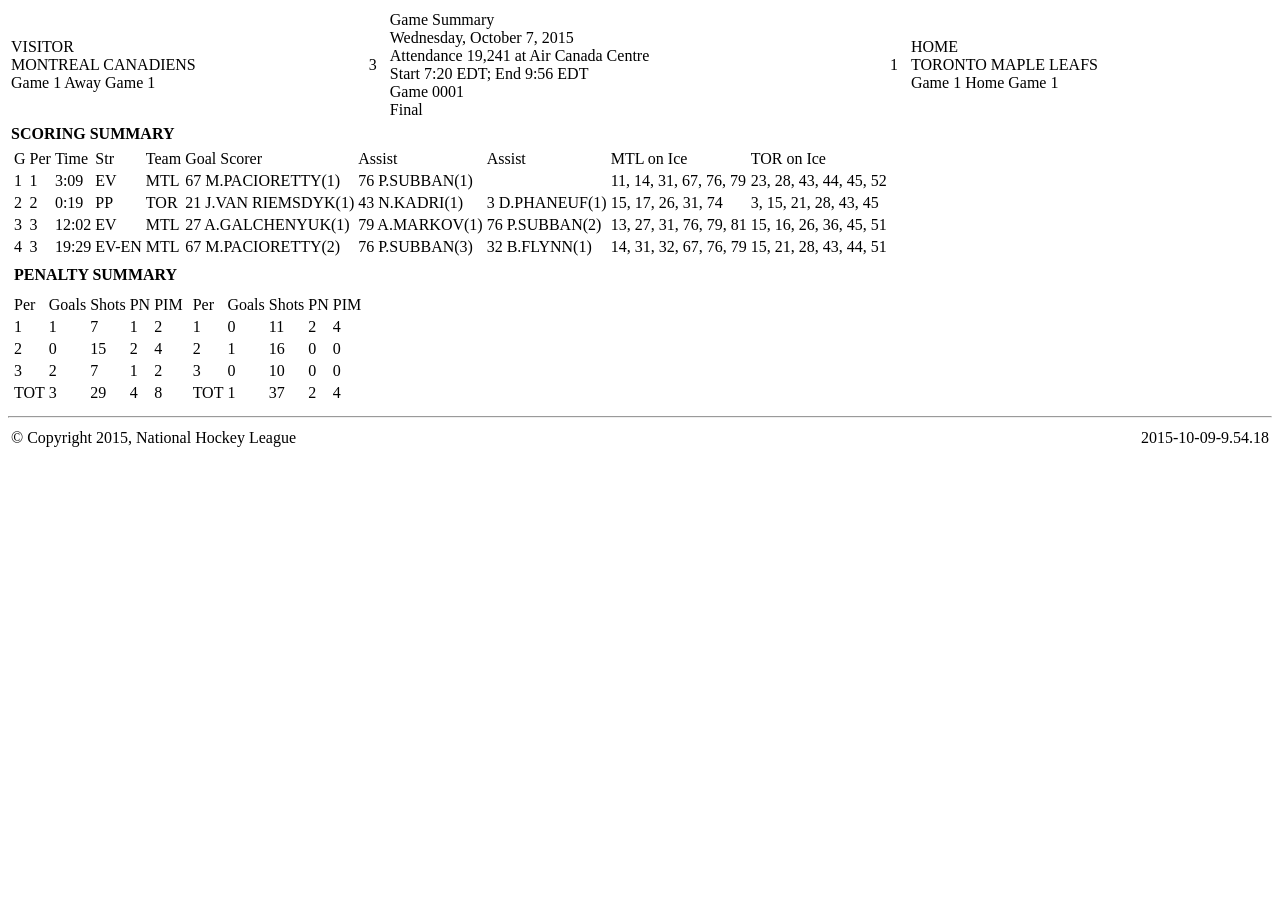
<file: tests/fixtures/official_20152016_gs020001.htm>
<!--
Fixture: modern (2010s-2020s) RTSS Game Summary layout, values transcribed
verbatim from https://www.nhl.com/scores/htmlreports/20152016/GS020001.HTM
(retrieved 2026-10-07; footer stamp "2015-10-09-9.54.18" - note that is two
days after the game, which is why a GS file is a post-correction artifact and not
a live one).

What this fixture pins down:
  * the "Str" column sits between Time and Team (legacy has no such column)
  * players are "<number> <INITIAL>.<SURNAME>(<counter>)"
  * empty-net goals read "EV-EN"
  * the two on-ice lists follow the assists and must never be parsed as players
  * the BY PERIOD blocks are separate tables per team, away first
The nested <table> scaffolding is reconstructed; the cell values are not.
-->
<!doctype html>
<html><head><title>Game Summary</title></head><body>
<table border=0 width="100%"><tr>
  <td>VISITOR<br>MONTREAL CANADIENS<br>Game 1 Away Game 1</td><td>3</td>
  <td>Game Summary<br>Wednesday, October 7, 2015<br>Attendance 19,241 at Air Canada Centre<br>Start 7:20 EDT; End 9:56 EDT<br>Game 0001<br>Final</td>
  <td>1</td><td>HOME<br>TORONTO MAPLE LEAFS<br>Game 1 Home Game 1</td>
</tr></table>
<table border=0><tr><td><b>SCORING SUMMARY</b></td></tr>
<tr><td>
<table border=0>
  <tr><td>G</td><td>Per</td><td>Time</td><td>Str</td><td>Team</td><td>Goal Scorer</td><td>Assist</td><td>Assist</td><td>MTL on Ice</td><td>TOR on Ice</td></tr>
  <tr><td>1</td><td>1</td><td>3:09</td><td>EV</td><td>MTL</td><td>67 M.PACIORETTY(1)</td><td>76 P.SUBBAN(1)</td><td>&nbsp;</td><td>11, 14, 31, 67, 76, 79</td><td>23, 28, 43, 44, 45, 52</td></tr>
  <tr><td>2</td><td>2</td><td>0:19</td><td>PP</td><td>TOR</td><td>21 J.VAN RIEMSDYK(1)</td><td>43 N.KADRI(1)</td><td>3 D.PHANEUF(1)</td><td>15, 17, 26, 31, 74</td><td>3, 15, 21, 28, 43, 45</td></tr>
  <tr><td>3</td><td>3</td><td>12:02</td><td>EV</td><td>MTL</td><td>27 A.GALCHENYUK(1)</td><td>79 A.MARKOV(1)</td><td>76 P.SUBBAN(2)</td><td>13, 27, 31, 76, 79, 81</td><td>15, 16, 26, 36, 45, 51</td></tr>
  <tr><td>4</td><td>3</td><td>19:29</td><td>EV-EN</td><td>MTL</td><td>67 M.PACIORETTY(2)</td><td>76 P.SUBBAN(3)</td><td>32 B.FLYNN(1)</td><td>14, 31, 32, 67, 76, 79</td><td>15, 21, 28, 43, 44, 51</td></tr>
</table>
</td></tr>
<tr><td>
<table border=0><tr><td><b>PENALTY SUMMARY</b></td></tr></table>
</td></tr></table>
<table border=0><tr><td>
<table border=0>
  <tr><td>Per</td><td>Goals</td><td>Shots</td><td>PN</td><td>PIM</td></tr>
  <tr><td>1</td><td>1</td><td>7</td><td>1</td><td>2</td></tr>
  <tr><td>2</td><td>0</td><td>15</td><td>2</td><td>4</td></tr>
  <tr><td>3</td><td>2</td><td>7</td><td>1</td><td>2</td></tr>
  <tr><td>TOT</td><td>3</td><td>29</td><td>4</td><td>8</td></tr>
</table>
</td><td>
<table border=0>
  <tr><td>Per</td><td>Goals</td><td>Shots</td><td>PN</td><td>PIM</td></tr>
  <tr><td>1</td><td>0</td><td>11</td><td>2</td><td>4</td></tr>
  <tr><td>2</td><td>1</td><td>16</td><td>0</td><td>0</td></tr>
  <tr><td>3</td><td>0</td><td>10</td><td>0</td><td>0</td></tr>
  <tr><td>TOT</td><td>1</td><td>37</td><td>2</td><td>4</td></tr>
</table>
</td></tr></table>
<hr>
<table border=0 width="100%"><tr><td>&copy; Copyright 2015, National Hockey League</td><td align=right>2015-10-09-9.54.18</td></tr></table>
</body></html>
</file>
<file: styles.css>
:root{
  --bg:#0d1117;--bg2:#141b24;--panel:#161e28;--line:#243040;--ink:#e8eef6;--muted:#93a3b8;
  --accent:#4cc9f0;--warn:#ffb703;--bad:#ef476f;--good:#2dd4a7;--chip:#1d2732;
  --radius:10px;--maxw:1180px;
}
*{box-sizing:border-box}
html,body{margin:0;padding:0}
body{background:var(--bg);color:var(--ink);font:15px/1.55 ui-sans-serif,system-ui,-apple-system,"Segoe UI",Roboto,Helvetica,Arial,sans-serif}
a{color:var(--accent);text-decoration:none}
a:hover{text-decoration:underline}
.skip{position:absolute;left:-9999px;top:0;background:var(--panel);padding:8px 12px;z-index:20}
.skip:focus{left:8px;top:8px}
header.topbar{position:sticky;top:0;z-index:12;background:rgba(13,17,23,.92);backdrop-filter:blur(8px);border-bottom:1px solid var(--line);padding:14px 18px}
.brand{display:flex;align-items:center;gap:12px;max-width:var(--maxw);margin:0 auto}
.brand h1{font-size:18px;margin:0;letter-spacing:.2px}
.tagline{margin:2px 0 0;color:var(--muted);font-size:12.5px}
.logo{font-size:22px;color:var(--accent)}
nav#nav{max-width:var(--maxw);margin:10px auto 0;display:flex;gap:6px;flex-wrap:wrap}
nav#nav button{background:var(--chip);border:1px solid var(--line);color:var(--ink);padding:6px 11px;border-radius:999px;font-size:13px;cursor:pointer}
nav#nav button[aria-current="true"]{background:var(--accent);color:#04121a;border-color:transparent;font-weight:600}
main{max-width:var(--maxw);margin:0 auto;padding:18px}
.panel{background:var(--panel);border:1px solid var(--line);border-radius:var(--radius);padding:16px;margin-bottom:16px}
.panel>h2:first-child,.panel>h3:first-child{margin-top:0}
.stats{display:grid;grid-template-columns:repeat(auto-fit,minmax(140px,1fr));gap:10px;margin:12px 0 4px}
.stat{background:var(--bg2);border:1px solid var(--line);border-radius:8px;padding:10px 12px}
.stat b{display:block;font-size:22px;line-height:1.2}
.stat span{color:var(--muted);font-size:12px;text-transform:uppercase;letter-spacing:.4px}
.note{color:var(--muted);font-size:13px}
.callout{border-left:3px solid var(--warn);background:rgba(255,183,3,.07);padding:10px 12px;border-radius:6px;margin:12px 0;font-size:13.5px}
.callout.info{border-left-color:var(--accent);background:rgba(76,201,240,.07)}
.callout.bad{border-left-color:var(--bad);background:rgba(239,71,111,.07)}
.filters{position:relative}
.fgrid{display:grid;grid-template-columns:repeat(auto-fit,minmax(190px,1fr));gap:10px 14px;align-items:end}
label.f{display:block;font-size:12px;color:var(--muted);text-transform:uppercase;letter-spacing:.4px}
label.f select,label.f input{margin-top:4px}
select,input[type=search],input[type=date],input[type=text]{width:100%;background:var(--bg2);border:1px solid var(--line);color:var(--ink);border-radius:7px;padding:7px 9px;font:inherit;font-size:14px}
.checks{display:flex;flex-wrap:wrap;gap:8px 16px;margin-top:12px;padding-top:12px;border-top:1px dashed var(--line)}
.checks label{display:inline-flex;align-items:center;gap:6px;font-size:13.5px;text-transform:none;letter-spacing:0;color:var(--ink);cursor:pointer}
.fbar{display:flex;gap:10px;align-items:center;flex-wrap:wrap;margin-top:12px}
button.btn{background:var(--bg2);border:1px solid var(--line);color:var(--ink);border-radius:7px;padding:7px 12px;font:inherit;font-size:13.5px;cursor:pointer}
button.btn:hover{border-color:var(--accent)}
.results header.rh{display:flex;justify-content:space-between;align-items:baseline;gap:12px;flex-wrap:wrap;margin-bottom:10px}
.grouphead{margin:20px 0 8px;padding-bottom:6px;border-bottom:1px solid var(--line);display:flex;align-items:center;gap:10px;flex-wrap:wrap}
.grouphead h3{margin:0;font-size:16px}
.grouphead .count{color:var(--muted);font-size:13px}
.card{border:1px solid var(--line);border-radius:var(--radius);background:var(--bg2);margin:0 0 10px;overflow:hidden}
.card>summary{list-style:none;cursor:pointer;padding:12px 14px;display:grid;grid-template-columns:auto 1fr auto;gap:10px;align-items:center}
.card>summary::-webkit-details-marker{display:none}
.card[open]>summary{border-bottom:1px solid var(--line)}
.badges{display:flex;gap:6px;flex-wrap:wrap;align-items:center}
.badge{font-size:11.5px;padding:2px 8px;border-radius:999px;border:1px solid var(--line);background:var(--chip);color:var(--muted);white-space:nowrap}
.badge.verified{color:#04121a;background:var(--good);border-color:transparent}
.badge.flagged{background:rgba(255,183,3,.16);color:var(--warn);border-color:rgba(255,183,3,.4)}
.badge.pending_review,.badge.disputed{background:rgba(239,71,111,.14);color:var(--bad);border-color:rgba(239,71,111,.35)}
.badge.risk-high{background:rgba(239,71,111,.16);color:var(--bad);border-color:rgba(239,71,111,.4)}
.badge.risk-medium{background:rgba(255,183,3,.14);color:var(--warn);border-color:rgba(255,183,3,.35)}
.badge.total-yes{background:rgba(76,201,240,.14);color:var(--accent);border-color:rgba(76,201,240,.35)}
.card .title{font-weight:600;font-size:14.5px}
.card .meta{color:var(--muted);font-size:12.5px;margin-top:2px}
.card .body{padding:14px}
.compare{display:grid;grid-template-columns:1fr 1fr;gap:12px}
.state{border:1px solid var(--line);border-radius:8px;padding:10px 12px;background:var(--panel)}
.state h4{margin:0 0 6px;font-size:12px;text-transform:uppercase;letter-spacing:.5px;color:var(--muted)}
.state.corrected h4{color:var(--good)}
.state.initial h4{color:var(--warn)}
.row{display:flex;justify-content:space-between;gap:10px;padding:3px 0;border-bottom:1px dotted rgba(147,163,184,.18);font-size:13.5px}
.row:last-child{border-bottom:0}
.row span:first-child{color:var(--muted)}
.row .miss{color:var(--bad);font-style:italic}
.row .add{color:var(--good);font-weight:600}
.diff{background:rgba(76,201,240,.08);border:1px solid rgba(76,201,240,.25);border-radius:8px;padding:9px 11px;font-size:13.5px;margin:10px 0}
.srcs{margin:12px 0 0;padding:0;list-style:none;display:grid;gap:6px}
.srcs li{display:flex;gap:8px;flex-wrap:wrap;align-items:baseline;font-size:13px;color:var(--muted)}
.srcs li a{font-weight:600}
code.q{display:block;background:#0b1017;border:1px solid var(--line);border-left:3px solid var(--accent);border-radius:6px;padding:8px 10px;font-size:12.5px;color:#c8d6e5;overflow-x:auto;white-space:pre-wrap;margin-top:6px}
.flags{display:flex;gap:6px;flex-wrap:wrap;margin-top:10px}
.flags .badge{font-family:ui-monospace,SFMono-Regular,Menlo,monospace}
table.md,table.grid{border-collapse:collapse;width:100%;font-size:13.5px;margin:10px 0}
table.md th,table.md td,table.grid th,table.grid td{border:1px solid var(--line);padding:6px 8px;text-align:left;vertical-align:top}
table.md th,table.grid th{background:var(--chip);font-size:12px;text-transform:uppercase;letter-spacing:.4px;color:var(--muted)}
.docs{max-width:820px}
.docs h1{font-size:22px}
.docs h2{font-size:18px;margin-top:26px;padding-bottom:6px;border-bottom:1px solid var(--line)}
.docs h3{font-size:15.5px;margin-top:20px;color:var(--accent)}
.docs pre{background:#0b1017;border:1px solid var(--line);border-radius:8px;padding:10px 12px;overflow-x:auto;font-size:12.5px}
.docs table{display:block;overflow-x:auto}
.docs blockquote{margin:12px 0;padding:6px 14px;border-left:3px solid var(--accent);color:var(--muted);background:var(--bg2);border-radius:0 8px 8px 0}
.empty{padding:26px;text-align:center;color:var(--muted)}
.sortbar{display:flex;gap:8px;align-items:center;color:var(--muted);font-size:13px}
@media (max-width:760px){.compare{grid-template-columns:1fr}.card>summary{grid-template-columns:1fr;gap:6px}}
@media (prefers-reduced-motion:reduce){*{transition:none!important}}
@media print{body{background:#fff;color:#000}.filters,nav#nav,.skip{display:none}.card{break-inside:avoid}.panel{border:0}}

/* Situation Room additions */
.badge.overturned{background:rgba(239,71,111,.16);color:var(--bad);border-color:rgba(239,71,111,.4)}
.badge.upheld{color:#04121a;background:var(--good);border-color:transparent}
.badge.on_ice_call_not_stated,.badge.unclassified{background:rgba(255,183,3,.16);color:var(--warn);border-color:rgba(255,183,3,.4)}
.review{border:1px solid var(--line);border-radius:8px;padding:8px 10px;margin:10px 0;background:var(--chip)}
.review .row span:first-child{min-width:190px;color:var(--muted)}
table.rul td{vertical-align:top;font-size:13px}
table.rul td small{color:var(--muted)}

/* alerts view */
.alert { border: 1px solid var(--line); border-left-width: 5px; border-radius: 8px; padding: .6rem .9rem; margin: .7rem 0; background: var(--panel); color: var(--ink); }
.alert.sev-high { border-left-color: #e5484d; }
.alert.sev-medium { border-left-color: #e8a33d; }
.alert.sev-low { border-left-color: #7c8ba1; }
.alert h3 { margin: 0 0 .3rem; font-size: 1rem; }
.alert .meta { margin: 0 0 .4rem; color: var(--muted); font-size: .9rem; }
.alert pre.body { white-space: pre-wrap; font: inherit; font-size: .92rem; margin: 0 0 .4rem; color: var(--ink); }
.alert ul.links { margin: 0; padding-left: 1.1rem; font-size: .88rem; word-break: break-all; }
.badge.high { background: #e5484d; color: #fff; }
.badge.medium { background: #e8a33d; color: #1a1a1a; }
.badge.low { background: #7c8ba1; color: #fff; }

/* ---- alert delivery panel (Alerts tab) ---------------------------------- */
.subscribe{border:1px solid var(--line);border-radius:10px;padding:12px 14px;margin:14px 0;background:var(--chip)}
.subscribe h3{margin:0 0 6px}
.badge.on{color:#04121a;background:var(--good);border-color:transparent}
.badge.off{background:rgba(239,71,111,.14);color:var(--bad);border-color:rgba(239,71,111,.35)}
.badge.skip{background:rgba(124,139,161,.18);color:var(--muted);border-color:var(--line)}
</file>
